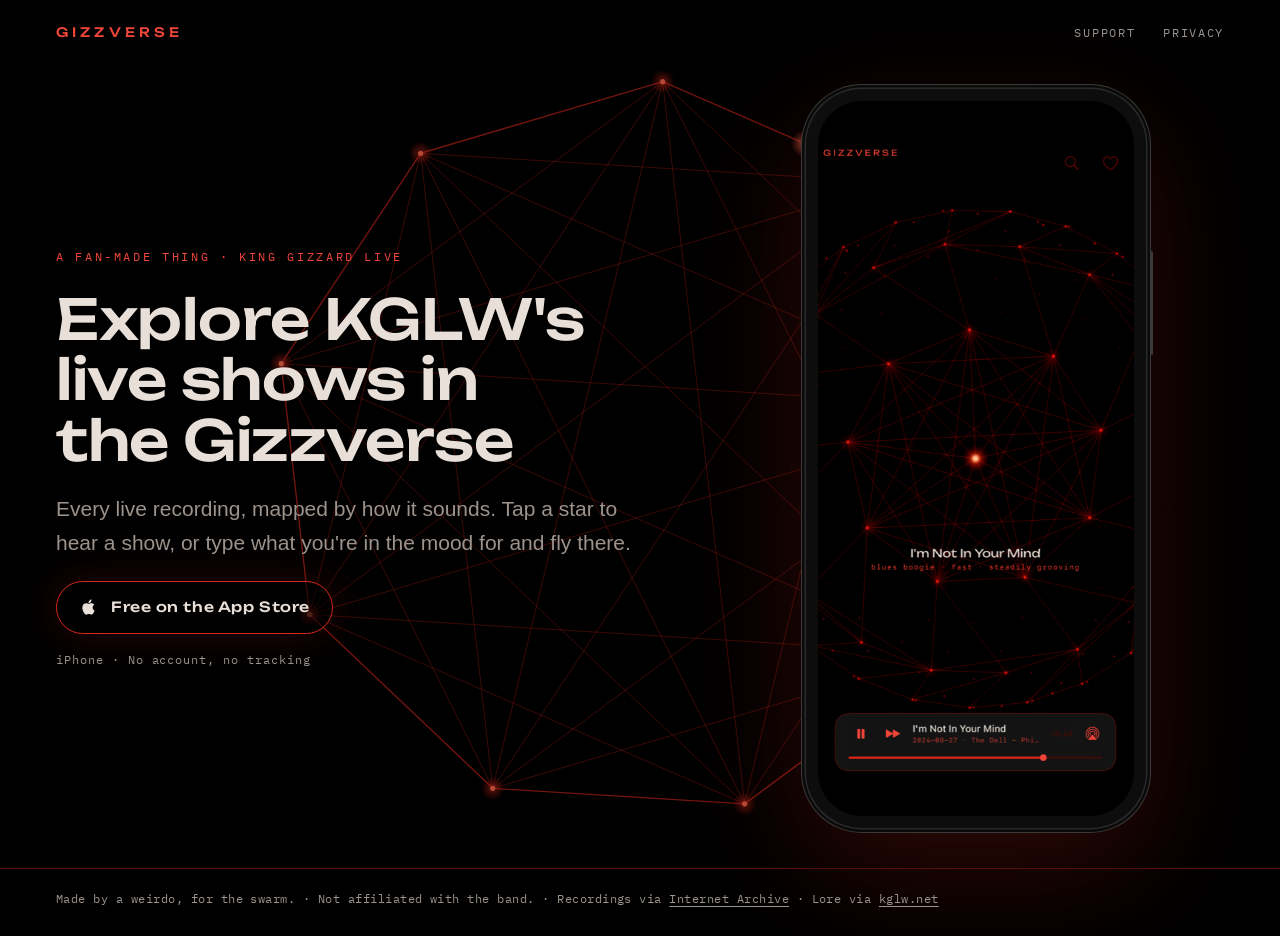
<file: index.html>
<!doctype html>
<html lang="en">
<head>
<meta charset="utf-8">
<meta name="viewport" content="width=device-width, initial-scale=1">
<title>Gizzverse</title>
<meta name="description" content="Explore King Gizzard & The Lizard Wizard's live shows in the Gizzverse, a 3D universe mapped by sound. Free on iPhone.">
<meta property="og:title" content="Gizzverse">
<meta property="og:description" content="Every King Gizzard live recording, mapped by how it sounds. Free on iPhone.">
<meta property="og:image" content="https://gizzverse.app/assets/02-playing.png">
<meta name="theme-color" content="#000000">
<link rel="icon" href="assets/favicon.png">
<link rel="apple-touch-icon" href="assets/apple-touch-icon.png">
<link rel="preconnect" href="https://fonts.googleapis.com">
<link rel="preconnect" href="https://fonts.gstatic.com" crossorigin>
<link rel="stylesheet" href="https://fonts.googleapis.com/css2?family=Unbounded:wght@400;500&family=IBM+Plex+Mono:wght@400&display=swap">
<link rel="stylesheet" href="assets/site.css">
<style>
  html, body { height: 100%; }
  body { display: flex; flex-direction: column; min-height: 100vh; overflow-x: hidden; }
  .nav { flex: none; }
  canvas#nonagon {
    position: fixed; inset: 0; width: 100%; height: 100%;
    pointer-events: none; z-index: 0; opacity: 0.7;
  }
  .nav, .hero, .foot { position: relative; z-index: 1; }

  .hero {
    flex: 1;
    display: grid; grid-template-columns: 1fr; gap: 48px; align-items: center;
    padding: 24px clamp(20px, 5vw, 56px) 40px;
  }
  @media (min-width: 900px) {
    .hero { grid-template-columns: minmax(0, 1.1fr) minmax(0, 0.9fr); gap: 64px; }
  }
  .hero-copy { display: grid; gap: 22px; max-width: 600px; justify-self: center; justify-items: center; text-align: center; }
  .hero-copy h1 { max-width: 14ch; }
  .hero-actions { display: flex; flex-direction: column; gap: 16px; align-items: center; }
  @media (min-width: 900px) {
    .hero-copy { justify-self: start; justify-items: start; text-align: left; }
    .hero-actions { align-items: flex-start; }
  }
  .hero-note { font-family: var(--mono); font-size: 12px; letter-spacing: 0.08em; color: var(--smoke-dim); }

  /* iPhone frame, drawn in CSS around the real screenshot */
  .phone {
    justify-self: center;
    width: min(340px, 78vw); aspect-ratio: 1320 / 2868;
    padding: 12px;
    border-radius: 56px;
    background: #0d0d0d;
    box-shadow:
      0 0 0 1.5px #2a2a2a,
      0 0 0 4px #0a0a0a,
      0 0 0 5px #3a3a3a,
      0 40px 120px rgba(217, 41, 28, 0.22);
    position: relative;
  }
  .phone::before { /* Dynamic Island */
    content: ""; position: absolute; top: 24px; left: 50%; transform: translateX(-50%);
    width: 30%; height: 4.2%; border-radius: 999px; background: #000; z-index: 2;
  }
  .phone::after { /* side button hint */
    content: ""; position: absolute; right: -7px; top: 22%; width: 3px; height: 14%;
    border-radius: 2px; background: #3a3a3a;
  }
  .phone img { width: 100%; height: 100%; object-fit: cover; border-radius: 44px; }

  .foot {
    flex: none;
    padding: 20px clamp(20px, 5vw, 56px) 28px;
    display: flex; flex-wrap: wrap; gap: 8px 24px;
    font-family: var(--mono); font-size: 12px; letter-spacing: 0.04em; color: var(--smoke-dim);
  }
  .foot p { max-width: none; }
  .foot a { color: var(--smoke-dim); }
  .foot a:hover { color: var(--red-text); }
  @media (prefers-reduced-motion: reduce) { canvas#nonagon { display: none; } }
</style>
</head>
<body>

<canvas id="nonagon" aria-hidden="true"></canvas>

<nav class="nav">
  <a class="wordmark" href="/">Gizzverse</a>
  <div class="nav-links">
    <a href="/support/">Support</a>
    <a href="/privacy/">Privacy</a>
  </div>
</nav>

<main class="hero">
  <div class="hero-copy">
    <span class="tag">a fan-made thing · King Gizzard live</span>
    <h1>Explore KGLW's live shows in the Gizzverse</h1>
    <p class="lede">Every live recording, mapped by how it sounds. Tap a star to hear a show, or type what you're in the mood for and fly there.</p>
    <div class="hero-actions">
      <a class="store-btn" href="https://apps.apple.com/app/id6811445232">
        <svg viewBox="0 0 24 24" aria-hidden="true"><path d="M16.37 12.63c-.02-2.3 1.88-3.4 1.96-3.45-1.07-1.56-2.73-1.78-3.32-1.8-1.41-.14-2.76.83-3.48.83-.72 0-1.83-.81-3-.79-1.55.02-2.97.9-3.77 2.28-1.6 2.78-.41 6.9 1.15 9.16.77 1.1 1.68 2.34 2.87 2.3 1.15-.05 1.59-.75 2.98-.75s1.79.75 3.01.72c1.24-.02 2.03-1.12 2.79-2.23.88-1.28 1.24-2.52 1.26-2.58-.03-.01-2.42-.93-2.45-3.69zM14.1 5.9c.63-.77 1.06-1.84.94-2.9-.91.04-2.02.61-2.67 1.37-.59.68-1.1 1.77-.96 2.81 1.02.08 2.05-.52 2.69-1.28z"/></svg>
        Free on the App Store
      </a>
      <span class="hero-note">iPhone · No account, no tracking</span>
    </div>
  </div>

  <div class="phone">
    <img src="assets/02-playing.png" alt="Gizzverse on iPhone: the red star-web with I'm Not In Your Mind playing from The Dell, 2026." width="1000" height="2173">
  </div>
</main>

<footer class="foot">
  <p>Made by a weirdo, for the swarm. · Not affiliated with the band. · Recordings via <a href="https://archive.org/details/KingGizzardAndTheLizardWizard">Internet Archive</a> · Lore via <a href="https://kglw.net">kglw.net</a></p>
</footer>

<script>
(function () {
  var c = document.getElementById('nonagon');
  if (!c || matchMedia('(prefers-reduced-motion: reduce)').matches) return;
  var ctx = c.getContext('2d'), dpr = Math.min(devicePixelRatio || 1, 2);
  var W, H, cx, cy, R, pts = [], t0 = performance.now();
  function size() {
    W = innerWidth; H = innerHeight; c.width = W * dpr; c.height = H * dpr;
    ctx.setTransform(dpr, 0, 0, dpr, 0, 0);
    cx = W * 0.5; cy = H * 0.5;
    R = Math.min(W * 0.5, H * 0.5) * 0.82;
  }
  function draw(now) {
    var t = (now - t0) / 1000, rot = t * 0.03;
    ctx.clearRect(0, 0, W, H);
    pts.length = 0;
    for (var i = 0; i < 9; i++) {
      var a = rot + i * Math.PI * 2 / 9 - Math.PI / 2;
      pts.push([cx + R * Math.cos(a), cy + R * Math.sin(a)]);
    }
    for (var i = 0; i < 9; i++) for (var j = i + 1; j < 9; j++) {
      var perim = (j - i === 1) || (i === 0 && j === 8);
      ctx.lineWidth = perim ? 1.4 : 1;
      ctx.strokeStyle = perim ? 'rgba(217,41,28,0.75)' : 'rgba(217,41,28,0.38)';
      ctx.beginPath(); ctx.moveTo(pts[i][0], pts[i][1]); ctx.lineTo(pts[j][0], pts[j][1]); ctx.stroke();
    }
    var head = (t * 0.3) % 9, k = Math.floor(head), f = head - k, a = pts[k], b = pts[(k + 1) % 9];
    var px = a[0] + (b[0] - a[0]) * f, py = a[1] + (b[1] - a[1]) * f;
    var g = ctx.createRadialGradient(px, py, 0, px, py, 14);
    g.addColorStop(0, 'rgba(255,106,77,0.8)'); g.addColorStop(1, 'rgba(255,106,77,0)');
    ctx.fillStyle = g; ctx.beginPath(); ctx.arc(px, py, 14, 0, Math.PI * 2); ctx.fill();
    for (var i = 0; i < 9; i++) {
      var h = ctx.createRadialGradient(pts[i][0], pts[i][1], 0, pts[i][0], pts[i][1], 12);
      h.addColorStop(0, 'rgba(217,41,28,0.6)'); h.addColorStop(1, 'rgba(217,41,28,0)');
      ctx.fillStyle = h; ctx.beginPath(); ctx.arc(pts[i][0], pts[i][1], 12, 0, Math.PI * 2); ctx.fill();
      ctx.fillStyle = '#FF6A4D'; ctx.beginPath(); ctx.arc(pts[i][0], pts[i][1], 2.6, 0, Math.PI * 2); ctx.fill();
    }
    requestAnimationFrame(draw);
  }
  size(); addEventListener('resize', size); requestAnimationFrame(draw);
})();
</script>
</body>
</html>
</file>
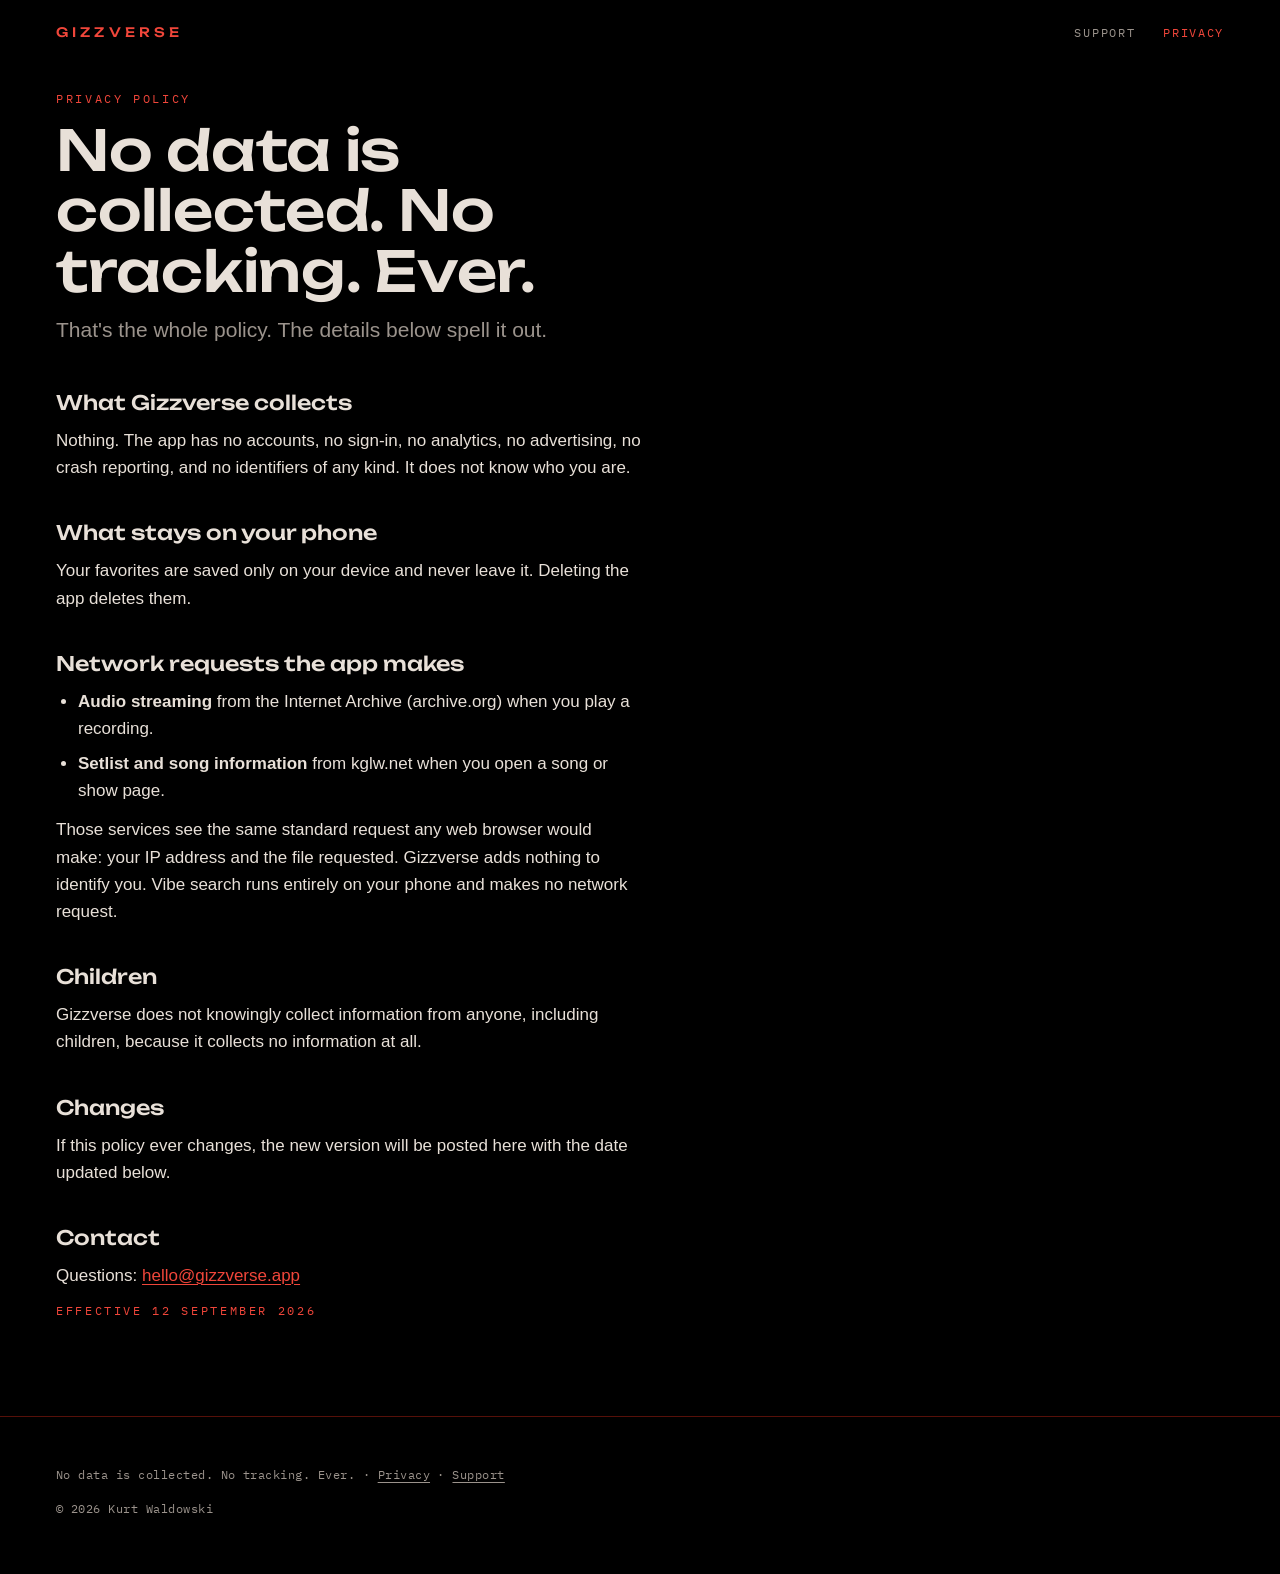
<file: privacy/index.html>
<!doctype html>
<html lang="en">
<head>
<meta charset="utf-8">
<meta name="viewport" content="width=device-width, initial-scale=1">
<title>Gizzverse Privacy Policy</title>
<meta name="theme-color" content="#000000">
<link rel="icon" href="/assets/favicon.png">
<link rel="apple-touch-icon" href="/assets/apple-touch-icon.png">
<link rel="preconnect" href="https://fonts.googleapis.com">
<link rel="preconnect" href="https://fonts.gstatic.com" crossorigin>
<link rel="stylesheet" href="https://fonts.googleapis.com/css2?family=Unbounded:wght@400;500&family=IBM+Plex+Mono:wght@400&display=swap">
<link rel="stylesheet" href="/assets/site.css">
</head>
<body>
<nav class="nav">
  <a class="wordmark" href="/">Gizzverse</a>
  <div class="nav-links">
    <a href="/support/">Support</a>
    <a href="/privacy/" aria-current="page">Privacy</a>
  </div>
</nav>
<main class="doc">
  <header>
    <span class="tag">Privacy policy</span>
    <h1>No data is collected. No tracking. Ever.</h1>
    <p class="lede">That's the whole policy. The details below spell it out.</p>
  </header>

  <section>
    <h2>What Gizzverse collects</h2>
    <p>Nothing. The app has no accounts, no sign-in, no analytics, no advertising, no crash reporting, and no identifiers of any kind. It does not know who you are.</p>
  </section>

  <section>
    <h2>What stays on your phone</h2>
    <p>Your favorites are saved only on your device and never leave it. Deleting the app deletes them.</p>
  </section>

  <section>
    <h2>Network requests the app makes</h2>
    <ul>
      <li><strong>Audio streaming</strong> from the Internet Archive (archive.org) when you play a recording.</li>
      <li><strong>Setlist and song information</strong> from kglw.net when you open a song or show page.</li>
    </ul>
    <p>Those services see the same standard request any web browser would make: your IP address and the file requested. Gizzverse adds nothing to identify you. Vibe search runs entirely on your phone and makes no network request.</p>
  </section>

  <section>
    <h2>Children</h2>
    <p>Gizzverse does not knowingly collect information from anyone, including children, because it collects no information at all.</p>
  </section>

  <section>
    <h2>Changes</h2>
    <p>If this policy ever changes, the new version will be posted here with the date updated below.</p>
  </section>

  <section>
    <h2>Contact</h2>
    <p>Questions: <a href="mailto:hello@gizzverse.app">hello@gizzverse.app</a></p>
    <p class="tag">Effective 12 September 2026</p>
  </section>
</main>
<footer>
  <p>No data is collected. No tracking. Ever. · <a href="/privacy/">Privacy</a> · <a href="/support/">Support</a></p>
  <p>© 2026 Kurt Waldowski</p>
</footer>
</body>
</html>
</file>
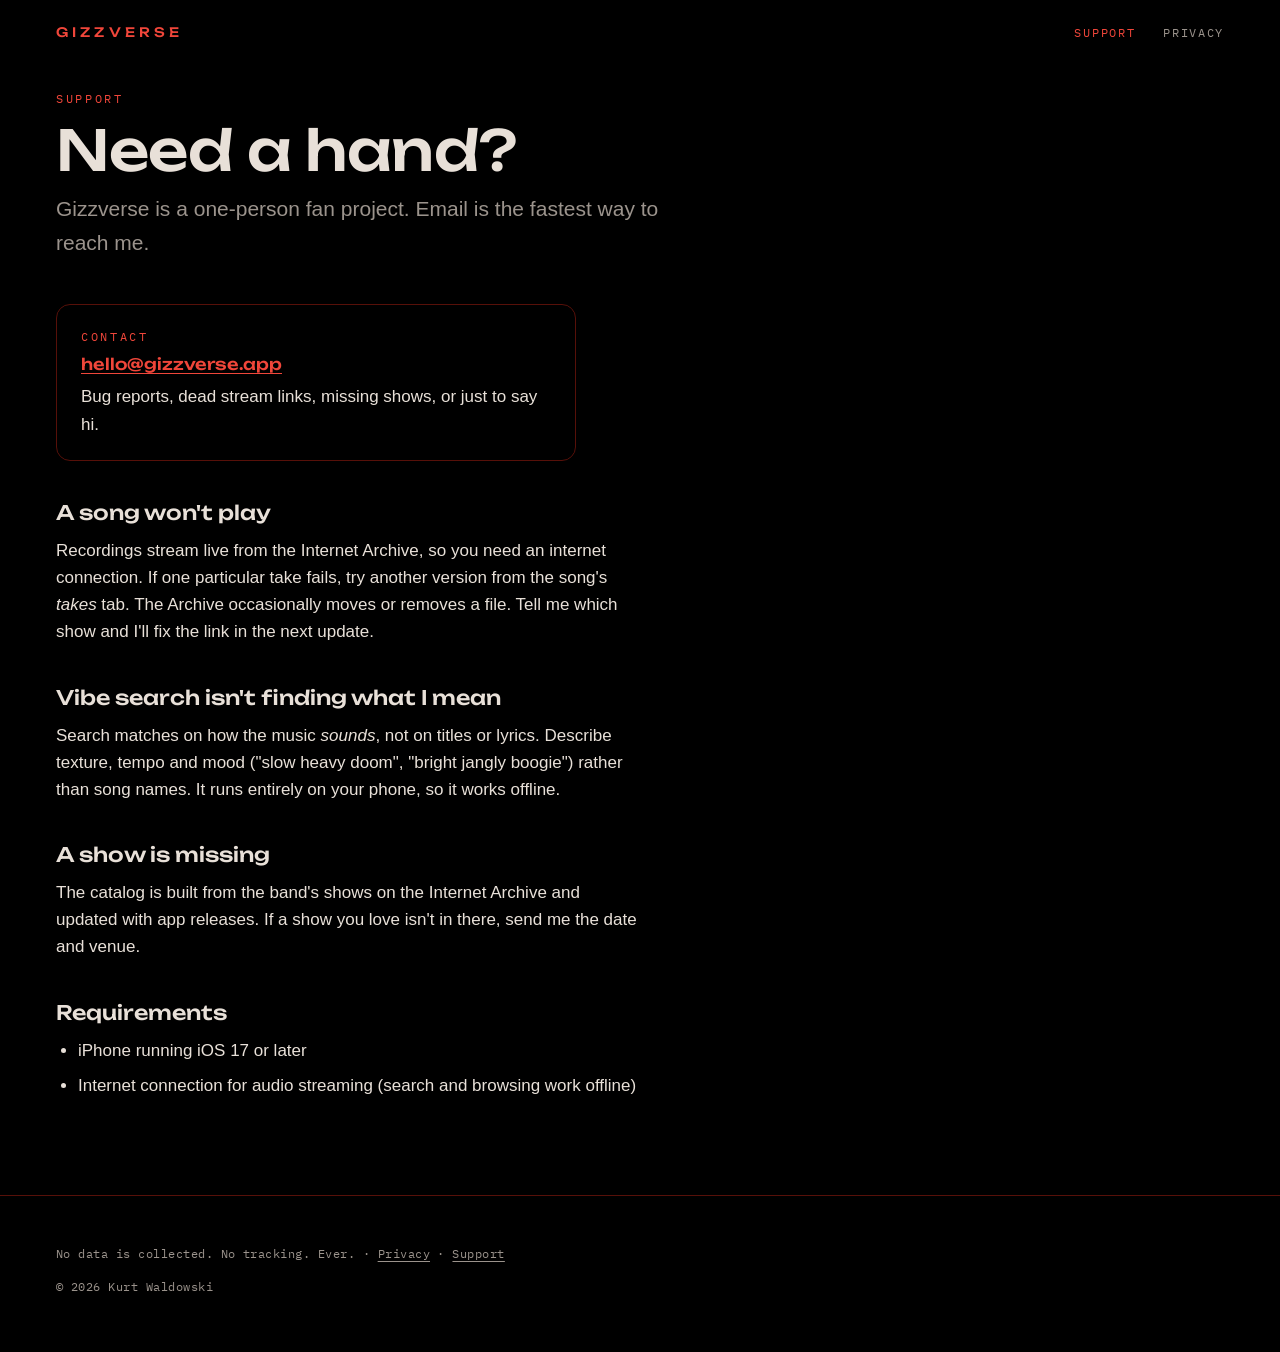
<file: support/index.html>
<!doctype html>
<html lang="en">
<head>
<meta charset="utf-8">
<meta name="viewport" content="width=device-width, initial-scale=1">
<title>Gizzverse Support</title>
<meta name="theme-color" content="#000000">
<link rel="icon" href="/assets/favicon.png">
<link rel="apple-touch-icon" href="/assets/apple-touch-icon.png">
<link rel="preconnect" href="https://fonts.googleapis.com">
<link rel="preconnect" href="https://fonts.gstatic.com" crossorigin>
<link rel="stylesheet" href="https://fonts.googleapis.com/css2?family=Unbounded:wght@400;500&family=IBM+Plex+Mono:wght@400&display=swap">
<link rel="stylesheet" href="/assets/site.css">
</head>
<body>
<nav class="nav">
  <a class="wordmark" href="/">Gizzverse</a>
  <div class="nav-links">
    <a href="/support/" aria-current="page">Support</a>
    <a href="/privacy/">Privacy</a>
  </div>
</nav>
<main class="doc">
  <header>
    <span class="tag">Support</span>
    <h1>Need a hand?</h1>
    <p class="lede">Gizzverse is a one-person fan project. Email is the fastest way to reach me.</p>
  </header>

  <div class="contact">
    <span class="tag">Contact</span>
    <a href="mailto:hello@gizzverse.app">hello@gizzverse.app</a>
    <p>Bug reports, dead stream links, missing shows, or just to say hi.</p>
  </div>

  <section>
    <h2>A song won't play</h2>
    <p>Recordings stream live from the Internet Archive, so you need an internet connection. If one particular take fails, try another version from the song's <em>takes</em> tab. The Archive occasionally moves or removes a file. Tell me which show and I'll fix the link in the next update.</p>
  </section>

  <section>
    <h2>Vibe search isn't finding what I mean</h2>
    <p>Search matches on how the music <em>sounds</em>, not on titles or lyrics. Describe texture, tempo and mood ("slow heavy doom", "bright jangly boogie") rather than song names. It runs entirely on your phone, so it works offline.</p>
  </section>

  <section>
    <h2>A show is missing</h2>
    <p>The catalog is built from the band's shows on the Internet Archive and updated with app releases. If a show you love isn't in there, send me the date and venue.</p>
  </section>

  <section>
    <h2>Requirements</h2>
    <ul>
      <li>iPhone running iOS 17 or later</li>
      <li>Internet connection for audio streaming (search and browsing work offline)</li>
    </ul>
  </section>
</main>
<footer>
  <p>No data is collected. No tracking. Ever. · <a href="/privacy/">Privacy</a> · <a href="/support/">Support</a></p>
  <p>© 2026 Kurt Waldowski</p>
</footer>
</body>
</html>
</file>
<file: assets/site.css>
/* Gizzverse — site styles. Dark only, per the app's design language: void + red. */
:root {
  --void: #000000;
  --red-core: #D9291C;
  --red-hot: #FF6A4D;
  --red-dim: #571009;
  --red-text: #F0463A;
  --smoke: #E8E0D8;
  --smoke-dim: #9B938C;
  --glass: rgba(0, 0, 0, 0.55);
  --display: "Unbounded", "Avenir Next", "Helvetica Neue", sans-serif;
  --mono: "IBM Plex Mono", "SF Mono", Menlo, monospace;
  --body: -apple-system, BlinkMacSystemFont, "Segoe UI", Helvetica, Arial, sans-serif;
  --measure: 62ch;
  color-scheme: dark;
}
* { box-sizing: border-box; }
html { background: var(--void); }
body {
  margin: 0;
  background: var(--void);
  color: var(--smoke);
  font-family: var(--body);
  font-size: 17px;
  line-height: 1.6;
  -webkit-font-smoothing: antialiased;
}
a { color: var(--red-text); text-decoration-thickness: 1px; text-underline-offset: 3px; }
a:hover { color: var(--red-hot); }
a:focus-visible, button:focus-visible { outline: 2px solid var(--red-hot); outline-offset: 3px; }
img { max-width: 100%; display: block; }

.wordmark {
  font-family: var(--display);
  font-weight: 500;
  letter-spacing: 0.32em;
  text-transform: uppercase;
  color: var(--red-text);
  text-decoration: none;
  font-size: 13px;
}
.wordmark:hover { color: var(--red-hot); }

.nav {
  display: flex; align-items: center; justify-content: space-between;
  padding: 22px clamp(20px, 5vw, 56px);
}
.nav-links { display: flex; gap: 28px; }
.nav-links a {
  font-family: var(--mono); font-size: 12px; letter-spacing: 0.14em; text-transform: uppercase;
  color: var(--smoke-dim); text-decoration: none;
}
.nav-links a:hover, .nav-links a[aria-current] { color: var(--red-text); }

.tag {
  font-family: var(--mono); font-size: 12px; letter-spacing: 0.22em; text-transform: uppercase;
  color: var(--red-text);
}

h1, h2, h3 { font-family: var(--display); font-weight: 500; text-wrap: balance; margin: 0; }
h1 { font-size: clamp(30px, 5.2vw, 56px); line-height: 1.08; letter-spacing: -0.005em; color: var(--smoke); }
h2 { font-size: clamp(22px, 3vw, 32px); line-height: 1.2; color: var(--smoke); }
p { margin: 0; max-width: var(--measure); }
.lede { font-size: clamp(18px, 2vw, 21px); color: var(--smoke-dim); }

.store-btn {
  display: inline-flex; align-items: center; gap: 12px;
  padding: 14px 22px; border-radius: 999px;
  border: 1px solid var(--red-core);
  background: var(--glass);
  color: var(--smoke); text-decoration: none;
  font-family: var(--display); font-weight: 500; font-size: 14px; letter-spacing: 0.04em;
  box-shadow: 0 0 40px rgba(217, 41, 28, 0.18);
  transition: box-shadow 200ms, border-color 200ms;
}
.store-btn:hover { border-color: var(--red-hot); color: var(--smoke); box-shadow: 0 0 60px rgba(255, 106, 77, 0.32); }
.store-btn svg { width: 20px; height: 20px; fill: var(--smoke); }

footer {
  padding: 48px clamp(20px, 5vw, 56px) 56px;
  border-top: 1px solid var(--red-dim);
  display: grid; gap: 14px;
  font-family: var(--mono); font-size: 12px; letter-spacing: 0.04em; color: var(--smoke-dim);
}
footer p { max-width: none; }
footer a { color: var(--smoke-dim); }
footer a:hover { color: var(--red-text); }

/* Document pages (support / privacy) */
.doc { padding: 24px clamp(20px, 5vw, 56px) 96px; max-width: 760px; }
.doc header { display: grid; gap: 12px; margin-bottom: 44px; }
.doc section { display: grid; gap: 12px; margin-top: 40px; }
.doc h2 { font-size: 20px; }
.doc ul { margin: 0; padding-left: 22px; max-width: var(--measure); display: grid; gap: 8px; }
.doc .contact {
  margin-top: 8px; padding: 22px 24px; border: 1px solid var(--red-dim); border-radius: 14px;
  display: grid; gap: 6px; max-width: 520px;
}
.doc .contact a { font-family: var(--display); font-weight: 500; font-size: 16px; }
</file>
